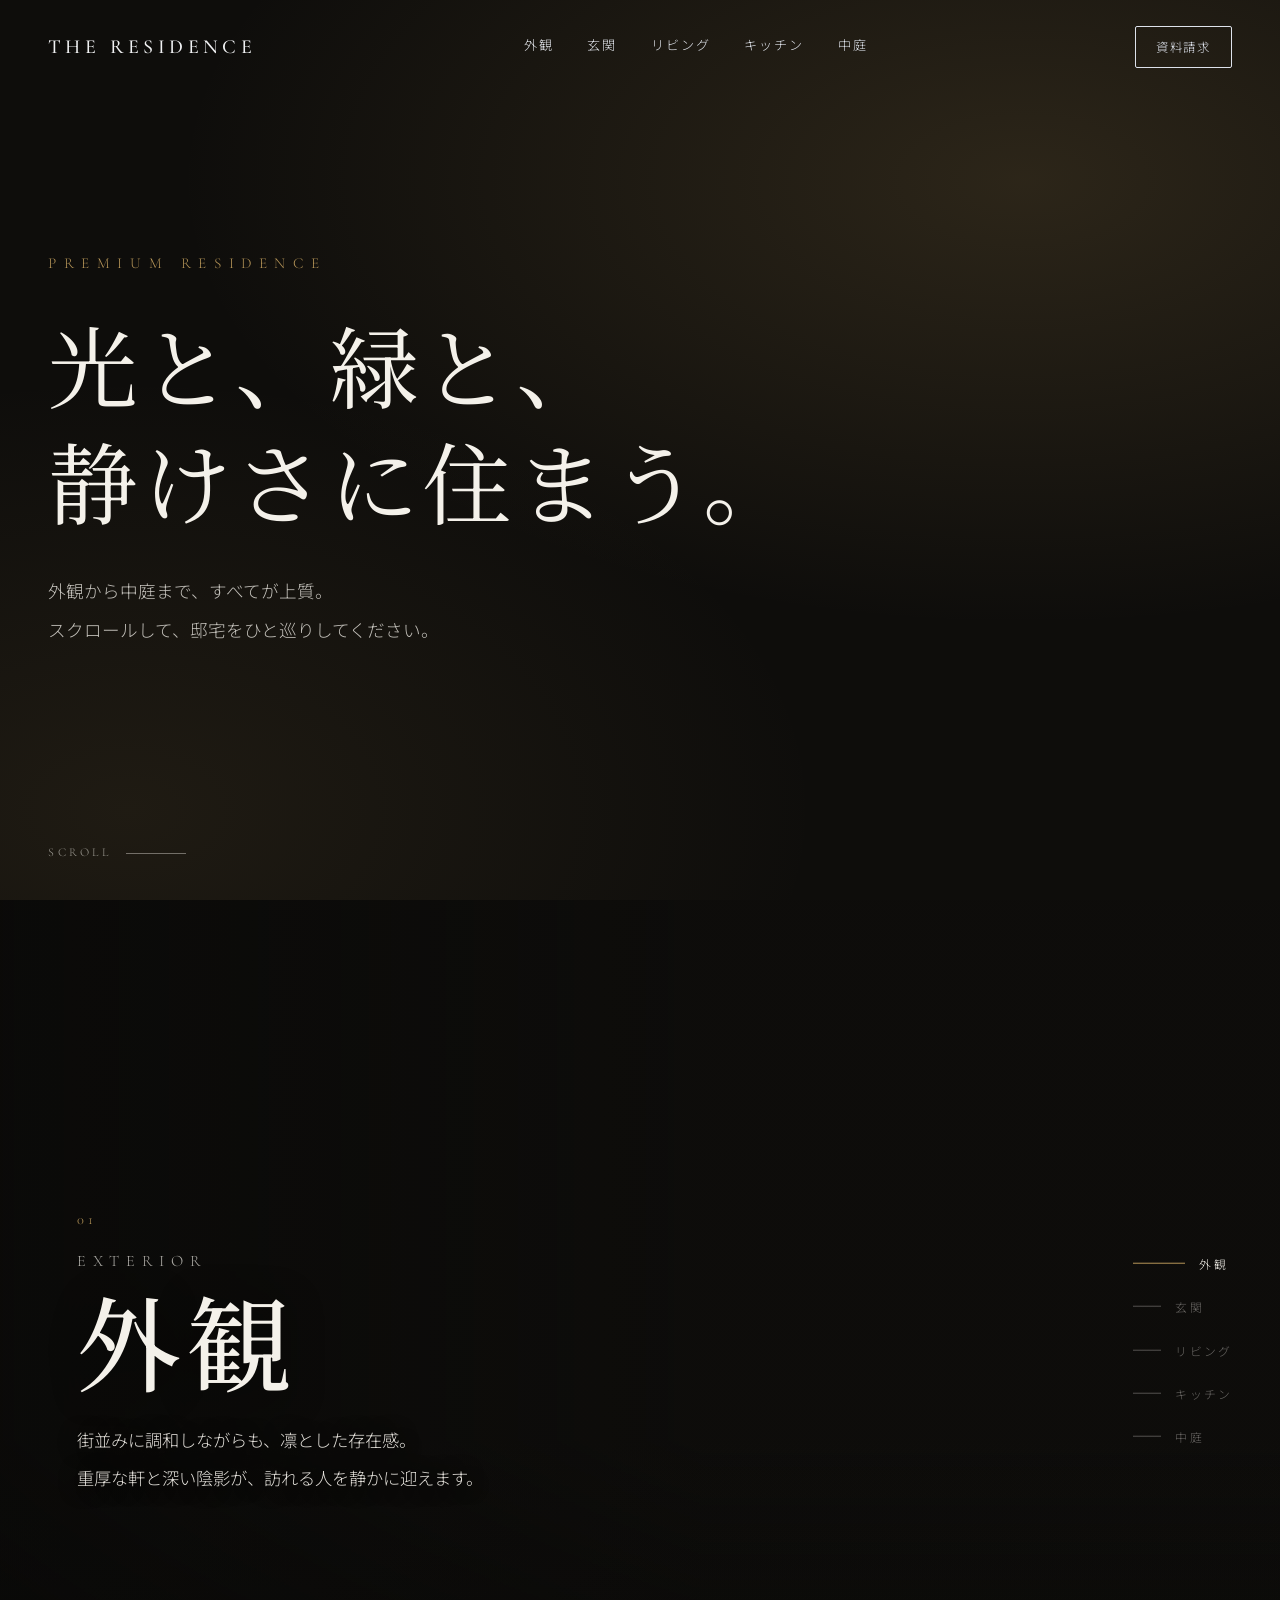
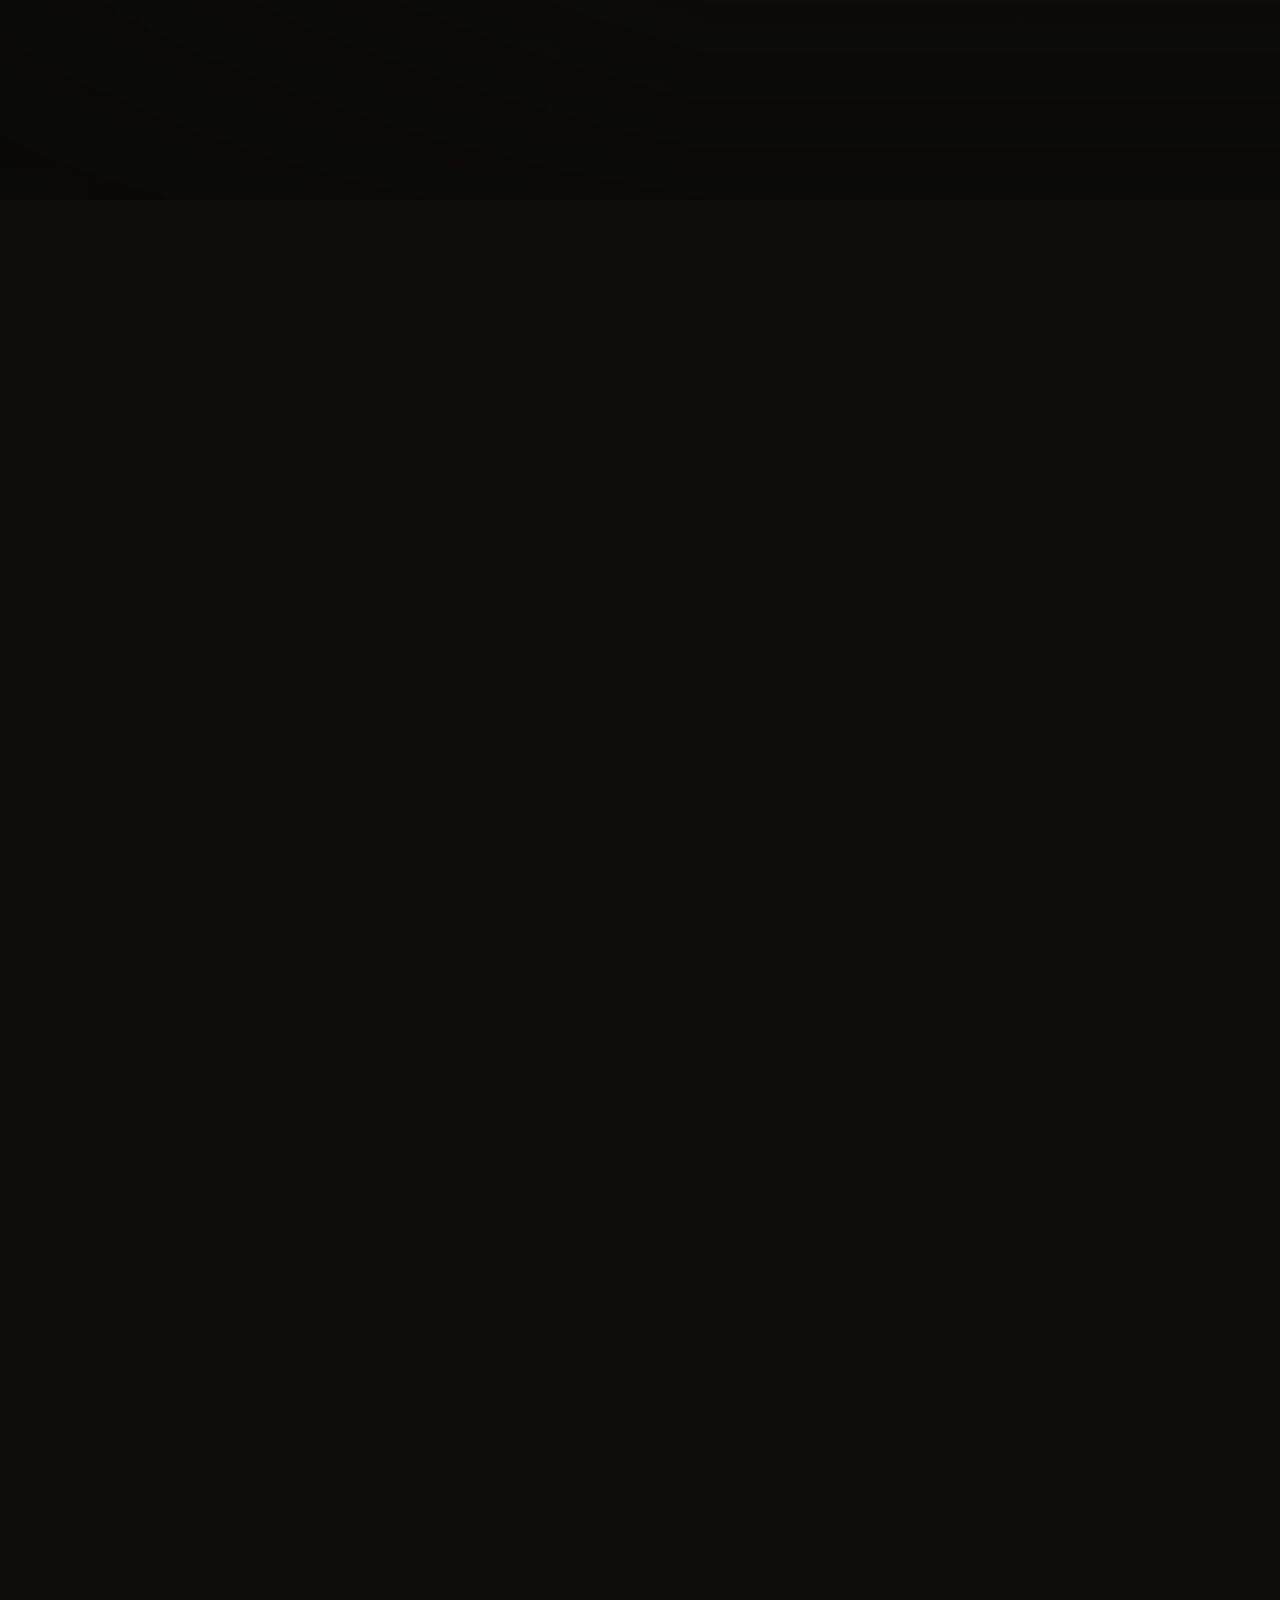
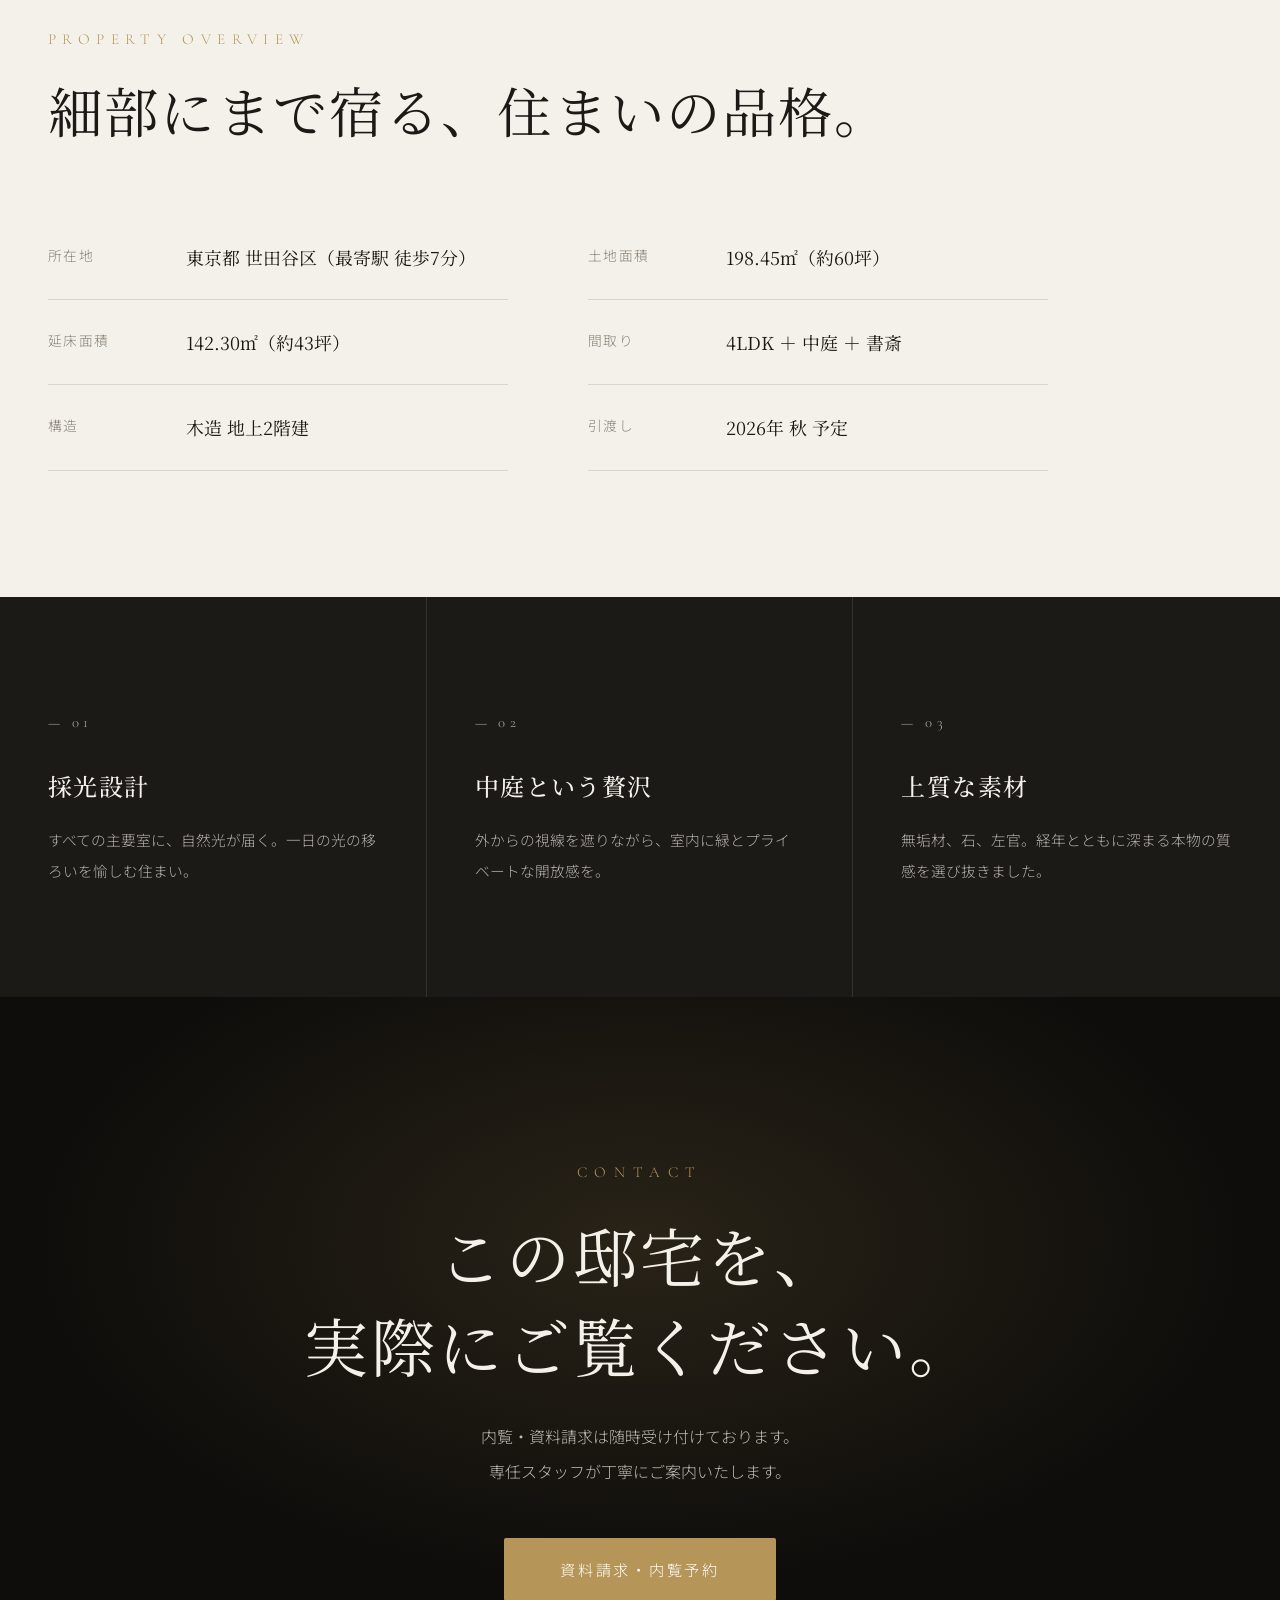
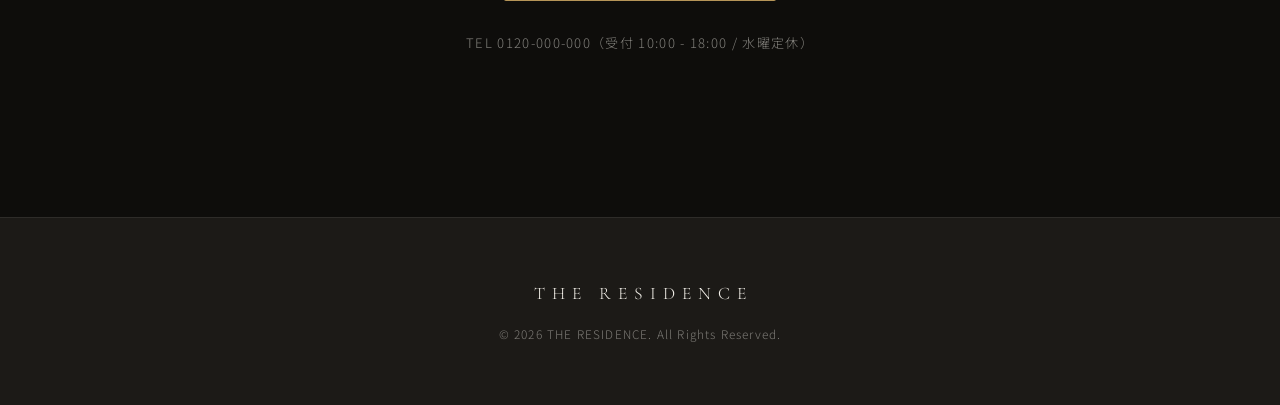
<file: index.html>
<!DOCTYPE html>
<html lang="ja">
<head>
  <meta charset="UTF-8" />
  <meta name="viewport" content="width=device-width, initial-scale=1.0" />
  <title>THE RESIDENCE ｜ 上質な暮らしを、この一邸に。</title>
  <meta name="description" content="光と緑に包まれた邸宅。外観・玄関・リビング・キッチン・中庭まで、スクロールに合わせて巡る上質な住まいのご紹介。" />
  <link rel="preconnect" href="https://fonts.googleapis.com" />
  <link rel="preconnect" href="https://fonts.gstatic.com" crossorigin />
  <link href="https://fonts.googleapis.com/css2?family=Cormorant+Garamond:wght@400;500;600&family=Noto+Serif+JP:wght@300;400;500;600&family=Noto+Sans+JP:wght@300;400;500&display=swap" rel="stylesheet" />
  <style>
/* ============================================================
   THE RESIDENCE — Real Estate LP
   ============================================================ */

:root {
  --bg: #0e0d0b;
  --paper: #f4f1ea;
  --ink: #1c1a17;
  --muted: #8a8276;
  --gold: #b69558;
  --line: rgba(255, 255, 255, 0.16);
  --serif-en: "Cormorant Garamond", serif;
  --serif-jp: "Noto Serif JP", serif;
  --sans-jp: "Noto Sans JP", sans-serif;
  --ease: cubic-bezier(0.22, 1, 0.36, 1);
}

* { margin: 0; padding: 0; box-sizing: border-box; }

html { scroll-behavior: smooth; }

body {
  background: var(--paper);
  color: var(--ink);
  font-family: var(--sans-jp);
  font-weight: 300;
  line-height: 1.8;
  -webkit-font-smoothing: antialiased;
  overflow-x: hidden;
}

img, video { display: block; max-width: 100%; }

::selection { background: var(--gold); color: #fff; }

/* ---------- Loader ---------- */
.loader {
  position: fixed; inset: 0; z-index: 1000;
  background: var(--bg);
  display: flex; align-items: center; justify-content: center;
  transition: opacity 0.8s var(--ease), visibility 0.8s var(--ease);
}
.loader.is-hidden { opacity: 0; visibility: hidden; }
.loader__inner { text-align: center; color: var(--paper); }
.loader__mark {
  font-family: var(--serif-en);
  letter-spacing: 0.4em;
  font-size: 1.1rem;
  display: block;
  margin-bottom: 22px;
  padding-left: 0.4em;
  opacity: 0.9;
}
.loader__bar {
  width: 200px; height: 1px;
  background: rgba(255, 255, 255, 0.18);
  margin: 0 auto; overflow: hidden;
}
.loader__bar span {
  display: block; height: 100%; width: 0%;
  background: var(--gold);
  transition: width 0.2s linear;
}

/* ---------- Header ---------- */
.header {
  position: fixed; top: 0; left: 0; width: 100%; z-index: 100;
  display: flex; align-items: center; justify-content: space-between;
  padding: 26px 48px;
  transition: background 0.5s var(--ease), padding 0.5s var(--ease);
  mix-blend-mode: difference;
}
.header.is-solid {
  mix-blend-mode: normal;
  background: rgba(244, 241, 234, 0.9);
  backdrop-filter: blur(12px);
  padding: 16px 48px;
  border-bottom: 1px solid rgba(0, 0, 0, 0.06);
}
.header__logo {
  font-family: var(--serif-en);
  font-size: 1.25rem; letter-spacing: 0.22em;
  color: #fff; text-decoration: none; font-weight: 500;
}
.header.is-solid .header__logo { color: var(--ink); }
.header__nav { display: flex; gap: 34px; }
.header__nav a {
  color: #fff; text-decoration: none;
  font-size: 0.82rem; letter-spacing: 0.14em;
  position: relative; padding-bottom: 4px;
}
.header.is-solid .header__nav a { color: var(--ink); }
.header__nav a::after {
  content: ""; position: absolute; left: 0; bottom: 0;
  width: 0; height: 1px; background: var(--gold);
  transition: width 0.4s var(--ease);
}
.header__nav a:hover::after { width: 100%; }
.header__cta {
  color: #fff; text-decoration: none;
  font-size: 0.78rem; letter-spacing: 0.14em;
  border: 1px solid currentColor;
  padding: 9px 20px; border-radius: 2px;
  transition: background 0.4s var(--ease), color 0.4s var(--ease);
}
.header.is-solid .header__cta { color: var(--ink); }
.header__cta:hover { background: var(--gold); color: #fff; border-color: var(--gold); }

/* ---------- Hero ---------- */
.hero {
  position: relative;
  min-height: 100vh;
  background: var(--bg);
  color: var(--paper);
  display: flex; align-items: center;
  padding: 0 48px;
  overflow: hidden;
}
.hero::before {
  content: ""; position: absolute; inset: 0;
  background:
    radial-gradient(120% 90% at 80% 20%, rgba(182, 149, 88, 0.18), transparent 55%),
    radial-gradient(90% 80% at 10% 90%, rgba(182, 149, 88, 0.10), transparent 60%);
}
.hero__copy { position: relative; max-width: 900px; }
.hero__sub {
  font-family: var(--serif-en);
  letter-spacing: 0.5em; font-size: 0.95rem;
  color: var(--gold); margin-bottom: 28px;
  opacity: 0; transform: translateY(20px);
  animation: rise 1s var(--ease) 0.3s forwards;
}
.hero__title {
  font-family: var(--serif-jp);
  font-weight: 400;
  font-size: clamp(2.6rem, 7vw, 5.6rem);
  line-height: 1.3;
  letter-spacing: 0.04em;
  margin-bottom: 34px;
  opacity: 0; transform: translateY(28px);
  animation: rise 1.1s var(--ease) 0.5s forwards;
}
.hero__lead {
  font-size: clamp(0.95rem, 1.6vw, 1.1rem);
  line-height: 2.2; color: rgba(244, 241, 234, 0.78);
  font-weight: 300;
  opacity: 0; transform: translateY(20px);
  animation: rise 1s var(--ease) 0.8s forwards;
}
.hero__scroll {
  position: absolute; left: 48px; bottom: 36px;
  display: flex; align-items: center; gap: 14px;
  font-family: var(--serif-en); letter-spacing: 0.3em;
  font-size: 0.75rem; color: rgba(244, 241, 234, 0.6);
}
.hero__scroll i {
  display: block; width: 60px; height: 1px;
  background: rgba(244, 241, 234, 0.4); position: relative; overflow: hidden;
}
.hero__scroll i::after {
  content: ""; position: absolute; left: -30px; top: 0;
  width: 30px; height: 100%; background: var(--gold);
  animation: scrollLine 2.4s var(--ease) infinite;
}
@keyframes scrollLine { 0% { left: -30px; } 100% { left: 60px; } }
@keyframes rise { to { opacity: 1; transform: translateY(0); } }

/* ---------- Film (scroll-driven video) ---------- */
.film {
  position: relative;
  height: 600vh;            /* scroll length controls scrub speed */
  background: var(--bg);
}
.film__sticky {
  position: sticky; top: 0;
  height: 100vh; width: 100%;
  overflow: hidden;
}
.film__video {
  position: absolute; inset: 0;
  width: 100%; height: 100%;
  object-fit: cover;
}
.film__overlay {
  position: absolute; inset: 0;
  background:
    linear-gradient(to right, rgba(8, 8, 7, 0.55), rgba(8, 8, 7, 0.05) 55%),
    linear-gradient(to top, rgba(8, 8, 7, 0.6), transparent 40%);
  pointer-events: none;
}

/* Captions */
.captions {
  position: absolute; inset: 0;
  display: flex; align-items: center;
  padding: 0 6vw;
  color: var(--paper);
  pointer-events: none;
}
.caption {
  position: absolute;
  left: 6vw; max-width: 540px;
  opacity: 0; transform: translateY(34px);
  transition: opacity 0.7s var(--ease), transform 0.7s var(--ease);
}
.caption.is-active { opacity: 1; transform: translateY(0); }
.caption__no {
  font-family: var(--serif-en);
  font-size: 0.9rem; letter-spacing: 0.3em; color: var(--gold);
}
.caption__en {
  font-family: var(--serif-en);
  font-size: 1rem; letter-spacing: 0.42em;
  color: rgba(244, 241, 234, 0.7);
  margin: 14px 0 6px;
}
.caption__title {
  font-family: var(--serif-jp); font-weight: 500;
  font-size: clamp(3rem, 9vw, 6.5rem);
  line-height: 1.1; letter-spacing: 0.06em;
  margin-bottom: 24px;
  text-shadow: 0 4px 40px rgba(0, 0, 0, 0.4);
}
.caption__text {
  font-size: clamp(0.92rem, 1.5vw, 1.08rem);
  line-height: 2.2; font-weight: 300;
  color: rgba(244, 241, 234, 0.92);
  text-shadow: 0 2px 20px rgba(0, 0, 0, 0.5);
}

/* Progress indicator */
.progress {
  position: absolute; right: 48px; top: 50%;
  transform: translateY(-50%);
}
.progress__list { list-style: none; display: flex; flex-direction: column; gap: 22px; }
.progress__list li {
  display: flex; align-items: center; gap: 14px;
  font-size: 0.74rem; letter-spacing: 0.18em;
  color: rgba(244, 241, 234, 0.4);
  font-family: var(--sans-jp);
  transition: color 0.4s var(--ease);
}
.progress__list li span {
  width: 28px; height: 1px; background: rgba(244, 241, 234, 0.3);
  display: block; transition: all 0.4s var(--ease);
}
.progress__list li.is-active { color: var(--paper); }
.progress__list li.is-active span { width: 52px; background: var(--gold); }

/* ---------- Spec ---------- */
.spec {
  background: var(--paper);
  padding: clamp(90px, 14vh, 180px) 48px;
}
.spec__head { margin-bottom: 64px; }
.spec__en {
  font-family: var(--serif-en);
  letter-spacing: 0.42em; color: var(--gold);
  font-size: 0.95rem; margin-bottom: 16px;
}
.spec__title {
  font-family: var(--serif-jp); font-weight: 400;
  font-size: clamp(2rem, 4.5vw, 3.4rem);
  line-height: 1.5; letter-spacing: 0.04em;
}
.spec__grid {
  display: grid; grid-template-columns: repeat(2, 1fr);
  gap: 0 80px; max-width: 1000px;
}
.spec__item {
  display: flex; gap: 28px;
  padding: 26px 0;
  border-bottom: 1px solid rgba(28, 26, 23, 0.12);
}
.spec__item dt {
  min-width: 110px;
  font-size: 0.86rem; letter-spacing: 0.1em;
  color: var(--muted); padding-top: 2px;
}
.spec__item dd {
  font-family: var(--serif-jp);
  font-size: 1.12rem; font-weight: 400;
}

/* ---------- Features ---------- */
.features {
  background: var(--ink); color: var(--paper);
  display: grid; grid-template-columns: repeat(3, 1fr);
}
.feature {
  padding: clamp(60px, 9vw, 110px) 48px;
  border-right: 1px solid rgba(255, 255, 255, 0.1);
}
.feature:last-child { border-right: none; }
.feature__no {
  font-family: var(--serif-en);
  letter-spacing: 0.3em; color: var(--gold);
  font-size: 0.9rem; margin-bottom: 26px;
}
.feature h3 {
  font-family: var(--serif-jp); font-weight: 500;
  font-size: 1.5rem; letter-spacing: 0.06em;
  margin-bottom: 18px;
}
.feature p {
  font-size: 0.92rem; line-height: 2.1;
  color: rgba(244, 241, 234, 0.7); font-weight: 300;
}

/* ---------- Contact ---------- */
.contact {
  background: var(--bg); color: var(--paper);
  position: relative; overflow: hidden;
  padding: clamp(110px, 18vh, 220px) 48px;
  text-align: center;
}
.contact::before {
  content: ""; position: absolute; inset: 0;
  background: radial-gradient(80% 70% at 50% 30%, rgba(182, 149, 88, 0.16), transparent 60%);
}
.contact__inner { position: relative; max-width: 720px; margin: 0 auto; }
.contact__en {
  font-family: var(--serif-en);
  letter-spacing: 0.5em; color: var(--gold);
  font-size: 0.95rem; margin-bottom: 24px;
}
.contact__title {
  font-family: var(--serif-jp); font-weight: 400;
  font-size: clamp(2.2rem, 5.5vw, 4rem);
  line-height: 1.4; letter-spacing: 0.05em;
  margin-bottom: 30px;
}
.contact__lead {
  color: rgba(244, 241, 234, 0.75); line-height: 2.2;
  margin-bottom: 48px; font-weight: 300;
}
.contact__btn {
  display: inline-block;
  background: var(--gold); color: #fff;
  text-decoration: none;
  padding: 18px 56px; border-radius: 2px;
  letter-spacing: 0.18em; font-size: 0.95rem;
  transition: transform 0.4s var(--ease), box-shadow 0.4s var(--ease);
}
.contact__btn:hover {
  transform: translateY(-3px);
  box-shadow: 0 18px 40px rgba(182, 149, 88, 0.3);
}
.contact__tel {
  margin-top: 30px; font-size: 0.82rem;
  letter-spacing: 0.1em; color: rgba(244, 241, 234, 0.5);
}

/* ---------- Footer ---------- */
.footer {
  background: var(--ink); color: var(--paper);
  padding: 60px 48px; text-align: center;
  border-top: 1px solid rgba(255, 255, 255, 0.08);
}
.footer__logo {
  font-family: var(--serif-en);
  letter-spacing: 0.4em; font-size: 1.1rem;
  margin-bottom: 14px; padding-left: 0.4em;
}
.footer__copy {
  font-size: 0.74rem; letter-spacing: 0.1em;
  color: rgba(244, 241, 234, 0.45);
}

/* ---------- Reveal on scroll ---------- */
.reveal {
  opacity: 0; transform: translateY(40px);
  transition: opacity 1s var(--ease), transform 1s var(--ease);
}
.reveal.is-in { opacity: 1; transform: translateY(0); }
.spec__item.reveal:nth-child(2) { transition-delay: 0.08s; }
.spec__item.reveal:nth-child(3) { transition-delay: 0.12s; }
.spec__item.reveal:nth-child(4) { transition-delay: 0.16s; }
.spec__item.reveal:nth-child(5) { transition-delay: 0.2s; }
.spec__item.reveal:nth-child(6) { transition-delay: 0.24s; }
.feature.reveal:nth-child(2) { transition-delay: 0.12s; }
.feature.reveal:nth-child(3) { transition-delay: 0.24s; }

/* ---------- Responsive ---------- */
.sp-br { display: none; }

@media (max-width: 900px) {
  .header { padding: 18px 22px; }
  .header.is-solid { padding: 14px 22px; }
  .header__nav { display: none; }
  .hero { padding: 0 24px; }
  .hero__scroll { left: 24px; }
  .captions { padding: 0 24px; }
  .caption { left: 24px; right: 24px; max-width: none; }
  .progress { right: 18px; }
  .progress__list li { font-size: 0; gap: 0; }
  .progress__list li span { width: 18px; }
  .progress__list li.is-active span { width: 34px; }
  .film { height: 520vh; }
  .spec, .contact { padding-left: 24px; padding-right: 24px; }
  .spec__grid { grid-template-columns: 1fr; gap: 0; }
  .features { grid-template-columns: 1fr; }
  .feature { border-right: none; border-bottom: 1px solid rgba(255,255,255,0.1); padding: 56px 24px; }
  .sp-br { display: inline; }
}

@media (prefers-reduced-motion: reduce) {
  * { animation-duration: 0.01ms !important; transition-duration: 0.01ms !important; }
  html { scroll-behavior: auto; }
}

  </style>
</head>
<body>

  <!-- Loading -->
  <div class="loader" id="loader">
    <div class="loader__inner">
      <span class="loader__mark">THE RESIDENCE</span>
      <div class="loader__bar"><span id="loaderBar"></span></div>
    </div>
  </div>

  <!-- Header -->
  <header class="header" id="header">
    <a href="#" class="header__logo">THE&nbsp;RESIDENCE</a>
    <nav class="header__nav">
      <a href="#exterior">外観</a>
      <a href="#entrance">玄関</a>
      <a href="#living">リビング</a>
      <a href="#kitchen">キッチン</a>
      <a href="#courtyard">中庭</a>
    </nav>
    <a href="#contact" class="header__cta">資料請求</a>
  </header>

  <!-- Hero -->
  <section class="hero">
    <div class="hero__copy">
      <p class="hero__sub">PREMIUM RESIDENCE</p>
      <h1 class="hero__title">
        光と、緑と、<br />静けさに住まう。
      </h1>
      <p class="hero__lead">外観から中庭まで、すべてが上質。<br />スクロールして、邸宅をひと巡りしてください。</p>
    </div>
    <div class="hero__scroll">
      <span>SCROLL</span>
      <i></i>
    </div>
  </section>

  <!-- Scroll-driven film section -->
  <section class="film" id="film">
    <div class="film__sticky">
      <video
        id="walkthrough"
        class="film__video"
        src="assets/walkthrough.mp4"
        muted
        playsinline
        preload="auto"
        webkit-playsinline
      ></video>
      <div class="film__overlay"></div>

      <!-- Captions for each area -->
      <div class="captions">
        <article class="caption" data-scene="exterior" id="exterior">
          <span class="caption__no">01</span>
          <p class="caption__en">EXTERIOR</p>
          <h2 class="caption__title">外観</h2>
          <p class="caption__text">街並みに調和しながらも、凛とした存在感。<br />重厚な軒と深い陰影が、訪れる人を静かに迎えます。</p>
        </article>

        <article class="caption" data-scene="entrance" id="entrance">
          <span class="caption__no">02</span>
          <p class="caption__en">ENTRANCE</p>
          <h2 class="caption__title">玄関</h2>
          <p class="caption__text">天井まで伸びる開口から差し込む自然光。<br />帰宅のたびに心を整える、上質なアプローチ。</p>
        </article>

        <article class="caption" data-scene="living" id="living">
          <span class="caption__no">03</span>
          <p class="caption__en">LIVING</p>
          <h2 class="caption__title">リビング</h2>
          <p class="caption__text">大開口の窓が外と内をやわらかくつなぐ。<br />家族が自然と集う、開放感あふれる主室。</p>
        </article>

        <article class="caption" data-scene="kitchen" id="kitchen">
          <span class="caption__no">04</span>
          <p class="caption__en">KITCHEN</p>
          <h2 class="caption__title">キッチン</h2>
          <p class="caption__text">機能美を追求したアイランドキッチン。<br />料理する時間そのものを、豊かな体験へ。</p>
        </article>

        <article class="caption" data-scene="courtyard" id="courtyard">
          <span class="caption__no">05</span>
          <p class="caption__en">COURTYARD</p>
          <h2 class="caption__title">中庭</h2>
          <p class="caption__text">緑を囲む、もうひとつのリビング。<br />四季の移ろいを、暮らしのすぐそばに。</p>
        </article>
      </div>

      <!-- Progress indicator -->
      <div class="progress" aria-hidden="true">
        <ul class="progress__list">
          <li data-i="0"><span></span>外観</li>
          <li data-i="1"><span></span>玄関</li>
          <li data-i="2"><span></span>リビング</li>
          <li data-i="3"><span></span>キッチン</li>
          <li data-i="4"><span></span>中庭</li>
        </ul>
      </div>
    </div>
  </section>

  <!-- Spec / Details -->
  <section class="spec">
    <div class="spec__head reveal">
      <p class="spec__en">PROPERTY OVERVIEW</p>
      <h2 class="spec__title">細部にまで宿る、<br class="sp-br" />住まいの品格。</h2>
    </div>
    <div class="spec__grid">
      <div class="spec__item reveal"><dt>所在地</dt><dd>東京都 世田谷区（最寄駅 徒歩7分）</dd></div>
      <div class="spec__item reveal"><dt>土地面積</dt><dd>198.45㎡（約60坪）</dd></div>
      <div class="spec__item reveal"><dt>延床面積</dt><dd>142.30㎡（約43坪）</dd></div>
      <div class="spec__item reveal"><dt>間取り</dt><dd>4LDK ＋ 中庭 ＋ 書斎</dd></div>
      <div class="spec__item reveal"><dt>構造</dt><dd>木造 地上2階建</dd></div>
      <div class="spec__item reveal"><dt>引渡し</dt><dd>2026年 秋 予定</dd></div>
    </div>
  </section>

  <!-- Feature strip -->
  <section class="features">
    <div class="feature reveal">
      <p class="feature__no">— 01</p>
      <h3>採光設計</h3>
      <p>すべての主要室に、自然光が届く。一日の光の移ろいを愉しむ住まい。</p>
    </div>
    <div class="feature reveal">
      <p class="feature__no">— 02</p>
      <h3>中庭という贅沢</h3>
      <p>外からの視線を遮りながら、室内に緑とプライベートな開放感を。</p>
    </div>
    <div class="feature reveal">
      <p class="feature__no">— 03</p>
      <h3>上質な素材</h3>
      <p>無垢材、石、左官。経年とともに深まる本物の質感を選び抜きました。</p>
    </div>
  </section>

  <!-- CTA / Contact -->
  <section class="contact" id="contact">
    <div class="contact__inner reveal">
      <p class="contact__en">CONTACT</p>
      <h2 class="contact__title">この邸宅を、<br />実際にご覧ください。</h2>
      <p class="contact__lead">内覧・資料請求は随時受け付けております。<br />専任スタッフが丁寧にご案内いたします。</p>
      <a href="mailto:info@the-residence.example" class="contact__btn">資料請求・内覧予約</a>
      <p class="contact__tel">TEL 0120-000-000（受付 10:00 - 18:00 / 水曜定休）</p>
    </div>
  </section>

  <footer class="footer">
    <p class="footer__logo">THE RESIDENCE</p>
    <p class="footer__copy">© 2026 THE RESIDENCE. All Rights Reserved.</p>
  </footer>

  <script>
/* ============================================================
   THE RESIDENCE — scroll-driven walkthrough
   ============================================================ */
(function () {
  "use strict";

  const video = document.getElementById("walkthrough");
  const film = document.getElementById("film");
  const loader = document.getElementById("loader");
  const loaderBar = document.getElementById("loaderBar");
  const header = document.getElementById("header");
  const captions = Array.from(document.querySelectorAll(".caption"));
  const progressItems = Array.from(document.querySelectorAll(".progress__list li"));

  const reduceMotion = window.matchMedia("(prefers-reduced-motion: reduce)").matches;

  /* ---------- Loader ---------- */
  let fakeProgress = 0;
  const fakeTimer = setInterval(() => {
    fakeProgress = Math.min(fakeProgress + Math.random() * 12, 92);
    if (loaderBar) loaderBar.style.width = fakeProgress + "%";
  }, 160);

  function hideLoader() {
    clearInterval(fakeTimer);
    if (loaderBar) loaderBar.style.width = "100%";
    setTimeout(() => loader.classList.add("is-hidden"), 350);
  }

  /* Hide loader once the video can play through (or fallback timeout) */
  let loaded = false;
  function onReady() {
    if (loaded) return;
    loaded = true;
    hideLoader();
    startScrub();
  }
  video.addEventListener("canplaythrough", onReady, { once: true });
  video.addEventListener("loadeddata", () => {
    // ensure first frame is painted
    try { video.currentTime = 0.001; } catch (e) {}
  });
  window.addEventListener("load", () => setTimeout(onReady, 1200));
  setTimeout(onReady, 4000); // hard fallback

  /* ---------- Scroll-driven video scrubbing ---------- */
  // Smooth scrubbing: lerp current time toward a scroll-derived target.
  let targetTime = 0;
  let currentTime = 0;
  let duration = 0;
  let rafId = null;

  function getProgress() {
    const rect = film.getBoundingClientRect();
    const scrollable = film.offsetHeight - window.innerHeight;
    if (scrollable <= 0) return 0;
    const scrolled = -rect.top;
    return Math.min(Math.max(scrolled / scrollable, 0), 1);
  }

  function updateScenes(progress) {
    // 5 evenly distributed scenes
    const n = captions.length;
    let idx = Math.floor(progress * n);
    if (idx >= n) idx = n - 1;
    if (idx < 0) idx = 0;

    captions.forEach((c, i) => c.classList.toggle("is-active", i === idx));
    progressItems.forEach((p, i) => p.classList.toggle("is-active", i === idx));
  }

  function tick() {
    const progress = getProgress();
    // Scrub across (almost) the full clip; small tail margin avoids end-stall.
    targetTime = progress * (duration * 0.999);

    // Smooth easing toward target for buttery scrubbing.
    currentTime += (targetTime - currentTime) * 0.12;
    if (Math.abs(targetTime - currentTime) < 0.0008) currentTime = targetTime;

    // Avoid queuing seeks faster than the decoder can paint them — that
    // overload is what leaves the video stuck on a black frame.
    if (duration > 0 && video.readyState >= 2 && !video.seeking) {
      try { video.currentTime = currentTime; } catch (e) {}
    }

    updateScenes(progress);
    rafId = requestAnimationFrame(tick);
  }

  // A paused <video> that has never played often refuses to render a
  // seeked frame (shows black). Briefly playing it muted "wakes" the
  // decode pipeline so subsequent scroll-driven seeks paint correctly.
  function primeVideo() {
    const p = video.play();
    if (p && typeof p.then === "function") {
      p.then(() => {
        video.pause();
        try { video.currentTime = currentTime || 0.001; } catch (e) {}
      }).catch(() => {
        // Autoplay blocked (e.g. iOS): prime on the first user gesture.
        const gesture = () => {
          video.play().then(() => video.pause()).catch(() => {});
          window.removeEventListener("touchstart", gesture);
          window.removeEventListener("scroll", gesture);
        };
        window.addEventListener("touchstart", gesture, { passive: true, once: true });
        window.addEventListener("scroll", gesture, { passive: true, once: true });
      });
    } else {
      try { video.pause(); } catch (e) {}
    }
  }

  function startScrub() {
    duration = video.duration || 10;
    primeVideo();
    if (reduceMotion) {
      // Reduced motion: jump per-scene instead of continuous scrub.
      currentTime = targetTime = 0;
      updateScenes(0);
      window.addEventListener("scroll", () => {
        const p = getProgress();
        const t = p * (duration * 0.999);
        try { video.currentTime = t; } catch (e) {}
        updateScenes(p);
      }, { passive: true });
      return;
    }
    if (!rafId) rafId = requestAnimationFrame(tick);
  }

  /* ---------- Header state ---------- */
  function onScrollHeader() {
    if (window.scrollY > window.innerHeight * 0.6) {
      header.classList.add("is-solid");
    } else {
      header.classList.remove("is-solid");
    }
  }
  window.addEventListener("scroll", onScrollHeader, { passive: true });
  onScrollHeader();

  /* ---------- Reveal on scroll ---------- */
  const revealEls = document.querySelectorAll(".reveal");
  if ("IntersectionObserver" in window) {
    const io = new IntersectionObserver((entries) => {
      entries.forEach((entry) => {
        if (entry.isIntersecting) {
          entry.target.classList.add("is-in");
          io.unobserve(entry.target);
        }
      });
    }, { threshold: 0.18 });
    revealEls.forEach((el) => io.observe(el));
  } else {
    revealEls.forEach((el) => el.classList.add("is-in"));
  }

  /* ---------- Anchor scrolling to scenes inside the film ---------- */
  // Captions live in a sticky section; map their anchors to scroll offsets.
  const sceneAnchors = {
    exterior: 0, entrance: 1, living: 2, kitchen: 3, courtyard: 4,
  };
  document.querySelectorAll('.header__nav a[href^="#"]').forEach((a) => {
    const id = a.getAttribute("href").slice(1);
    if (id in sceneAnchors) {
      a.addEventListener("click", (e) => {
        e.preventDefault();
        const n = captions.length;
        const scrollable = film.offsetHeight - window.innerHeight;
        // center of the scene band
        const p = (sceneAnchors[id] + 0.5) / n;
        const top = film.offsetTop + p * scrollable;
        window.scrollTo({ top, behavior: "smooth" });
      });
    }
  });

  /* Keep currentTime synced if the duration becomes available late */
  video.addEventListener("durationchange", () => {
    if (video.duration && isFinite(video.duration)) duration = video.duration;
  });
})();

  </script>
</body>
</html>
</file>
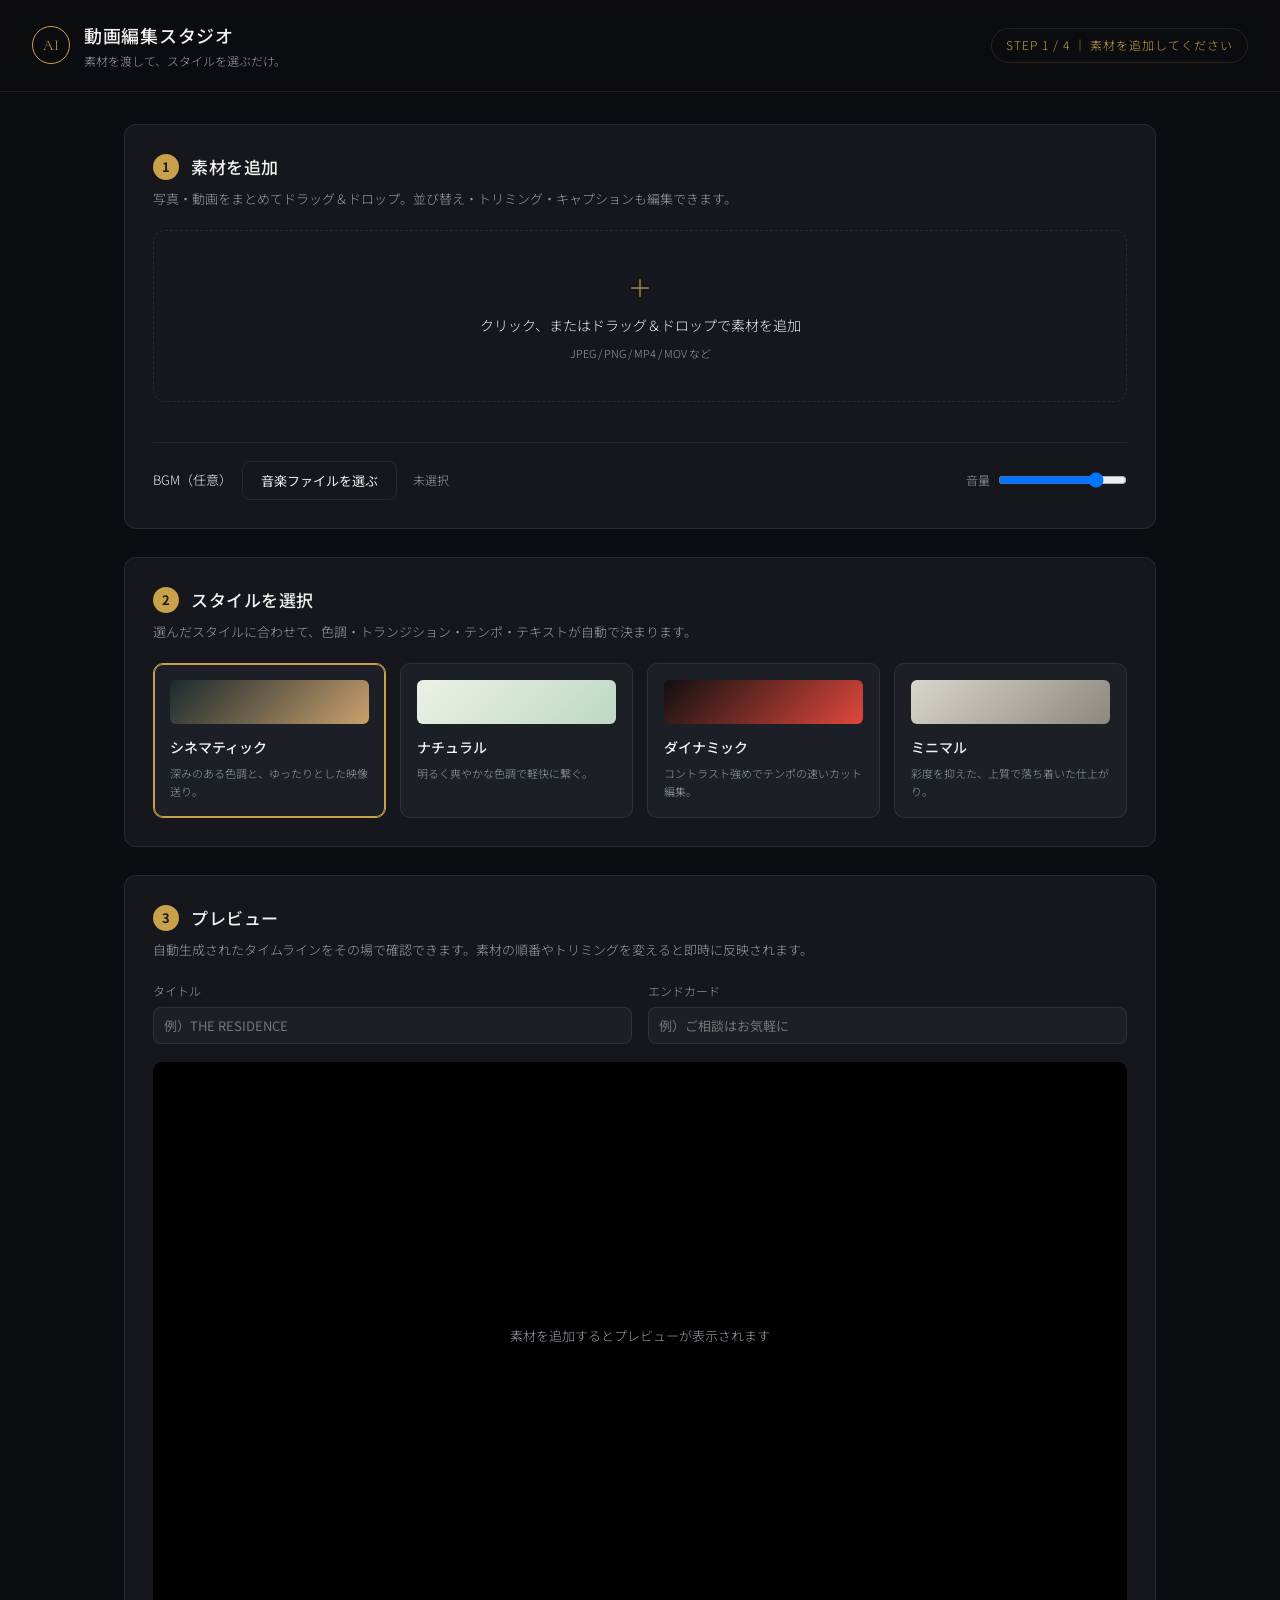
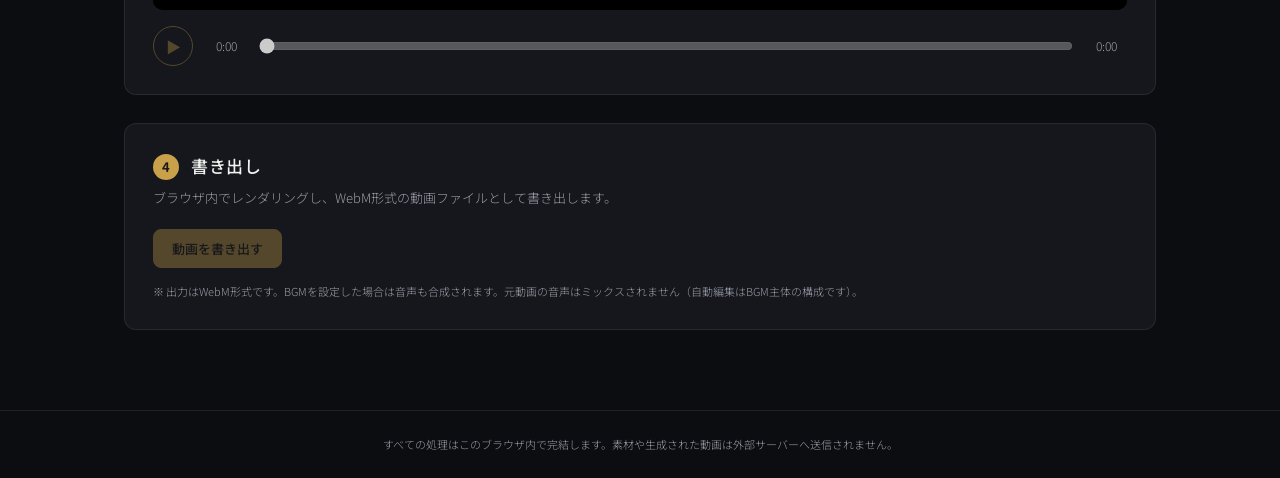
<file: video-editor/index.html>
<!DOCTYPE html>
<html lang="ja">
<head>
<meta charset="UTF-8" />
<meta name="viewport" content="width=device-width, initial-scale=1.0" />
<title>AI動画編集スタジオ ｜ 素材を選ぶだけでプロ品質の動画に</title>
<meta name="description" content="写真・動画素材をアップロードし、スタイルを選ぶだけでプロ並みの編集精度の動画が自動生成される、ブラウザ完結型の動画編集アプリ。" />
<link rel="preconnect" href="https://fonts.googleapis.com" />
<link rel="preconnect" href="https://fonts.gstatic.com" crossorigin />
<link href="https://fonts.googleapis.com/css2?family=Cormorant+Garamond:wght@500;600&family=Noto+Sans+JP:wght@300;400;500;700&display=swap" rel="stylesheet" />
<link rel="stylesheet" href="style.css" />
</head>
<body>

<header class="app-header">
  <div class="brand">
    <span class="brand-mark">AI</span>
    <div class="brand-text">
      <h1>動画編集スタジオ</h1>
      <p>素材を渡して、スタイルを選ぶだけ。</p>
    </div>
  </div>
  <div class="header-status" id="headerStatus">STEP 1 / 4 ｜ 素材を追加してください</div>
</header>

<main class="app-main">

  <!-- STEP 1: 素材 -->
  <section class="panel" id="panelMaterials">
    <h2><span class="step-no">1</span>素材を追加</h2>
    <p class="hint">写真・動画をまとめてドラッグ＆ドロップ。並び替え・トリミング・キャプションも編集できます。</p>

    <div class="dropzone" id="dropzone" tabindex="0">
      <input type="file" id="fileInput" accept="image/*,video/*" multiple hidden />
      <div class="dropzone-inner">
        <div class="dropzone-icon">＋</div>
        <p>クリック、またはドラッグ＆ドロップで素材を追加</p>
        <span class="dropzone-sub">JPEG / PNG / MP4 / MOV など</span>
      </div>
    </div>

    <ul class="material-list" id="materialList"></ul>

    <div class="music-row">
      <label class="music-label">
        <span>BGM（任意）</span>
        <input type="file" id="musicInput" accept="audio/*" hidden />
        <button class="btn btn-ghost" id="musicBtn" type="button">音楽ファイルを選ぶ</button>
      </label>
      <span class="music-name" id="musicName">未選択</span>
      <label class="vol-row">
        <span>音量</span>
        <input type="range" id="musicVolume" min="0" max="1" step="0.01" value="0.8" />
      </label>
      <button class="btn btn-ghost btn-sm" id="musicRemove" type="button" hidden>削除</button>
    </div>
  </section>

  <!-- STEP 2: スタイル -->
  <section class="panel" id="panelStyle">
    <h2><span class="step-no">2</span>スタイルを選択</h2>
    <p class="hint">選んだスタイルに合わせて、色調・トランジション・テンポ・テキストが自動で決まります。</p>
    <div class="template-grid" id="templateGrid"></div>
  </section>

  <!-- STEP 3: プレビュー -->
  <section class="panel" id="panelPreview">
    <h2><span class="step-no">3</span>プレビュー</h2>
    <p class="hint">自動生成されたタイムラインをその場で確認できます。素材の順番やトリミングを変えると即時に反映されます。</p>

    <div class="title-fields">
      <label>タイトル
        <input type="text" id="projectTitle" placeholder="例）THE RESIDENCE" maxlength="40" />
      </label>
      <label>エンドカード
        <input type="text" id="endText" placeholder="例）ご相談はお気軽に" maxlength="40" />
      </label>
    </div>

    <div class="stage">
      <canvas id="stageCanvas" width="1280" height="720"></canvas>
      <div class="stage-empty" id="stageEmpty">素材を追加するとプレビューが表示されます</div>
    </div>

    <div class="transport">
      <button class="btn btn-icon" id="playBtn" type="button" disabled>▶</button>
      <span class="time" id="timeNow">0:00</span>
      <input type="range" id="seekBar" min="0" max="1000" value="0" disabled />
      <span class="time" id="timeTotal">0:00</span>
    </div>
  </section>

  <!-- STEP 4: 書き出し -->
  <section class="panel" id="panelExport">
    <h2><span class="step-no">4</span>書き出し</h2>
    <p class="hint">ブラウザ内でレンダリングし、WebM形式の動画ファイルとして書き出します。</p>
    <div class="export-row">
      <button class="btn btn-primary" id="exportBtn" type="button" disabled>動画を書き出す</button>
      <div class="export-progress" id="exportProgress" hidden>
        <div class="export-progress-bar"><div id="exportProgressFill"></div></div>
        <span id="exportProgressLabel">0%</span>
      </div>
      <a class="btn btn-primary" id="downloadLink" hidden download="edited-video.webm">ダウンロード</a>
    </div>
    <p class="export-note">※ 出力はWebM形式です。BGMを設定した場合は音声も合成されます。元動画の音声はミックスされません（自動編集はBGM主体の構成です）。</p>
  </section>

</main>

<footer class="app-footer">
  <p>すべての処理はこのブラウザ内で完結します。素材や生成された動画は外部サーバーへ送信されません。</p>
</footer>

<script src="app.js"></script>
</body>
</html>
</file>
<file: video-editor/style.css>
:root {
  --bg: #0c0d10;
  --panel: #15171c;
  --panel-2: #1c1f26;
  --line: rgba(255,255,255,0.08);
  --ink: #f1f1ef;
  --muted: #9a9ea8;
  --accent: #c9a14a;
  --accent-soft: rgba(201,161,74,0.16);
  --danger: #d9685e;
  --radius: 12px;
  --serif: "Cormorant Garamond", serif;
  --sans: "Noto Sans JP", sans-serif;
}

* { margin: 0; padding: 0; box-sizing: border-box; }

[hidden] { display: none !important; }

body {
  background: var(--bg);
  color: var(--ink);
  font-family: var(--sans);
  font-weight: 300;
  line-height: 1.7;
  -webkit-font-smoothing: antialiased;
}

.app-header {
  display: flex;
  align-items: center;
  justify-content: space-between;
  padding: 20px 32px;
  border-bottom: 1px solid var(--line);
  position: sticky;
  top: 0;
  background: rgba(12,13,16,0.92);
  backdrop-filter: blur(8px);
  z-index: 10;
  flex-wrap: wrap;
  gap: 12px;
}

.brand { display: flex; align-items: center; gap: 14px; }

.brand-mark {
  width: 38px; height: 38px;
  border-radius: 50%;
  border: 1px solid var(--accent);
  color: var(--accent);
  display: flex; align-items: center; justify-content: center;
  font-family: var(--serif);
  font-size: 15px;
  letter-spacing: 0.05em;
}

.brand-text h1 { font-size: 18px; font-weight: 500; letter-spacing: 0.04em; }
.brand-text p { font-size: 12px; color: var(--muted); }

.header-status {
  font-size: 12px;
  letter-spacing: 0.08em;
  color: var(--accent);
  border: 1px solid var(--accent-soft);
  padding: 6px 14px;
  border-radius: 999px;
}

.app-main {
  max-width: 1080px;
  margin: 0 auto;
  padding: 32px 24px 80px;
  display: flex;
  flex-direction: column;
  gap: 28px;
}

.panel {
  background: var(--panel);
  border: 1px solid var(--line);
  border-radius: var(--radius);
  padding: 28px;
}

.panel h2 {
  display: flex;
  align-items: center;
  gap: 12px;
  font-size: 17px;
  font-weight: 500;
  letter-spacing: 0.03em;
  margin-bottom: 6px;
}

.step-no {
  width: 26px; height: 26px;
  border-radius: 50%;
  background: var(--accent);
  color: #1c1a17;
  font-size: 13px;
  font-weight: 700;
  display: flex; align-items: center; justify-content: center;
  font-family: var(--sans);
}

.hint { font-size: 13px; color: var(--muted); margin-bottom: 20px; }

/* Dropzone */
.dropzone {
  border: 1.5px dashed var(--line);
  border-radius: var(--radius);
  padding: 36px 20px;
  text-align: center;
  cursor: pointer;
  transition: border-color .2s, background .2s;
}
.dropzone:hover, .dropzone.dragover {
  border-color: var(--accent);
  background: var(--accent-soft);
}
.dropzone-icon {
  font-size: 24px;
  color: var(--accent);
  margin-bottom: 6px;
}
.dropzone-inner p { font-size: 14px; }
.dropzone-sub { font-size: 11px; color: var(--muted); }

/* Material list */
.material-list {
  list-style: none;
  display: flex;
  flex-direction: column;
  gap: 10px;
  margin-top: 18px;
}

.material-item {
  display: flex;
  align-items: center;
  gap: 14px;
  background: var(--panel-2);
  border: 1px solid var(--line);
  border-radius: 10px;
  padding: 10px 14px;
  cursor: grab;
}
.material-item.dragging { opacity: 0.4; }

.material-thumb {
  width: 64px; height: 48px;
  border-radius: 6px;
  overflow: hidden;
  flex-shrink: 0;
  background: #000;
  display: flex; align-items: center; justify-content: center;
}
.material-thumb img, .material-thumb video { width: 100%; height: 100%; object-fit: cover; }

.material-meta { flex: 1; min-width: 0; display: flex; flex-direction: column; gap: 6px; }
.material-name { font-size: 13px; white-space: nowrap; overflow: hidden; text-overflow: ellipsis; }
.material-caption {
  background: transparent;
  border: 1px solid var(--line);
  border-radius: 6px;
  color: var(--ink);
  font-size: 12px;
  padding: 4px 8px;
  font-family: var(--sans);
}
.material-trim { display: flex; gap: 8px; align-items: center; font-size: 11px; color: var(--muted); }
.material-trim input[type="number"] {
  width: 52px;
  background: var(--bg);
  border: 1px solid var(--line);
  border-radius: 6px;
  color: var(--ink);
  padding: 3px 6px;
  font-size: 11px;
}

.material-actions { display: flex; gap: 6px; flex-shrink: 0; }
.material-actions button {
  background: none; border: none; color: var(--muted); cursor: pointer; font-size: 14px;
  width: 26px; height: 26px; border-radius: 6px;
}
.material-actions button:hover { color: var(--ink); background: rgba(255,255,255,0.06); }

/* Music */
.music-row {
  margin-top: 22px;
  padding-top: 18px;
  border-top: 1px solid var(--line);
  display: flex;
  align-items: center;
  gap: 16px;
  flex-wrap: wrap;
}
.music-label { display: flex; align-items: center; gap: 10px; font-size: 13px; }
.music-name { font-size: 12px; color: var(--muted); }
.vol-row { display: flex; align-items: center; gap: 8px; font-size: 12px; color: var(--muted); margin-left: auto; }

/* Buttons */
.btn {
  font-family: var(--sans);
  border-radius: 8px;
  border: 1px solid var(--accent);
  color: var(--accent);
  background: transparent;
  padding: 9px 18px;
  font-size: 13px;
  cursor: pointer;
  transition: all .15s;
}
.btn:hover { background: var(--accent-soft); }
.btn:disabled { opacity: 0.35; cursor: not-allowed; }
.btn-ghost { border-color: var(--line); color: var(--ink); }
.btn-sm { padding: 5px 10px; font-size: 11px; }
.btn-primary { background: var(--accent); color: #1c1a17; font-weight: 500; }
.btn-primary:hover { background: #d8b15c; }
.btn-icon { width: 40px; height: 40px; border-radius: 50%; padding: 0; font-size: 15px; }

/* Template grid */
.template-grid {
  display: grid;
  grid-template-columns: repeat(auto-fill, minmax(200px, 1fr));
  gap: 14px;
}
.template-card {
  border: 1.5px solid var(--line);
  border-radius: 10px;
  padding: 16px;
  cursor: pointer;
  transition: border-color .15s, transform .15s;
  background: var(--panel-2);
}
.template-card:hover { transform: translateY(-2px); }
.template-card.selected { border-color: var(--accent); box-shadow: 0 0 0 1px var(--accent) inset; }
.template-swatch {
  height: 44px;
  border-radius: 6px;
  margin-bottom: 12px;
}
.template-card h3 { font-size: 14px; font-weight: 500; margin-bottom: 4px; }
.template-card p { font-size: 11px; color: var(--muted); }

/* Stage */
.stage {
  position: relative;
  width: 100%;
  aspect-ratio: 16/9;
  background: #000;
  border-radius: 10px;
  overflow: hidden;
}
#stageCanvas { width: 100%; height: 100%; display: block; }
.stage-empty {
  position: absolute; inset: 0;
  display: flex; align-items: center; justify-content: center;
  color: var(--muted); font-size: 13px;
  pointer-events: none;
}

.title-fields {
  display: flex;
  gap: 16px;
  margin-bottom: 18px;
  flex-wrap: wrap;
}
.title-fields label { font-size: 12px; color: var(--muted); display: flex; flex-direction: column; gap: 6px; flex: 1; min-width: 200px; }
.title-fields input {
  background: var(--panel-2);
  border: 1px solid var(--line);
  border-radius: 8px;
  color: var(--ink);
  padding: 8px 10px;
  font-size: 13px;
  font-family: var(--sans);
}

.transport {
  display: flex;
  align-items: center;
  gap: 12px;
  margin-top: 16px;
}
.transport input[type="range"] { flex: 1; }
.time { font-size: 12px; color: var(--muted); width: 42px; text-align: center; }

/* Export */
.export-row { display: flex; align-items: center; gap: 16px; flex-wrap: wrap; }
.export-progress { display: flex; align-items: center; gap: 10px; flex: 1; min-width: 160px; }
.export-progress-bar {
  flex: 1; height: 6px; border-radius: 3px;
  background: var(--panel-2); overflow: hidden;
}
#exportProgressFill { height: 100%; width: 0%; background: var(--accent); transition: width .15s; }
.export-note { font-size: 11px; color: var(--muted); margin-top: 14px; }

.app-footer {
  text-align: center;
  padding: 24px;
  font-size: 11px;
  color: var(--muted);
  border-top: 1px solid var(--line);
}

@media (max-width: 600px) {
  .app-header { padding: 16px; }
  .panel { padding: 20px; }
}
</file>
